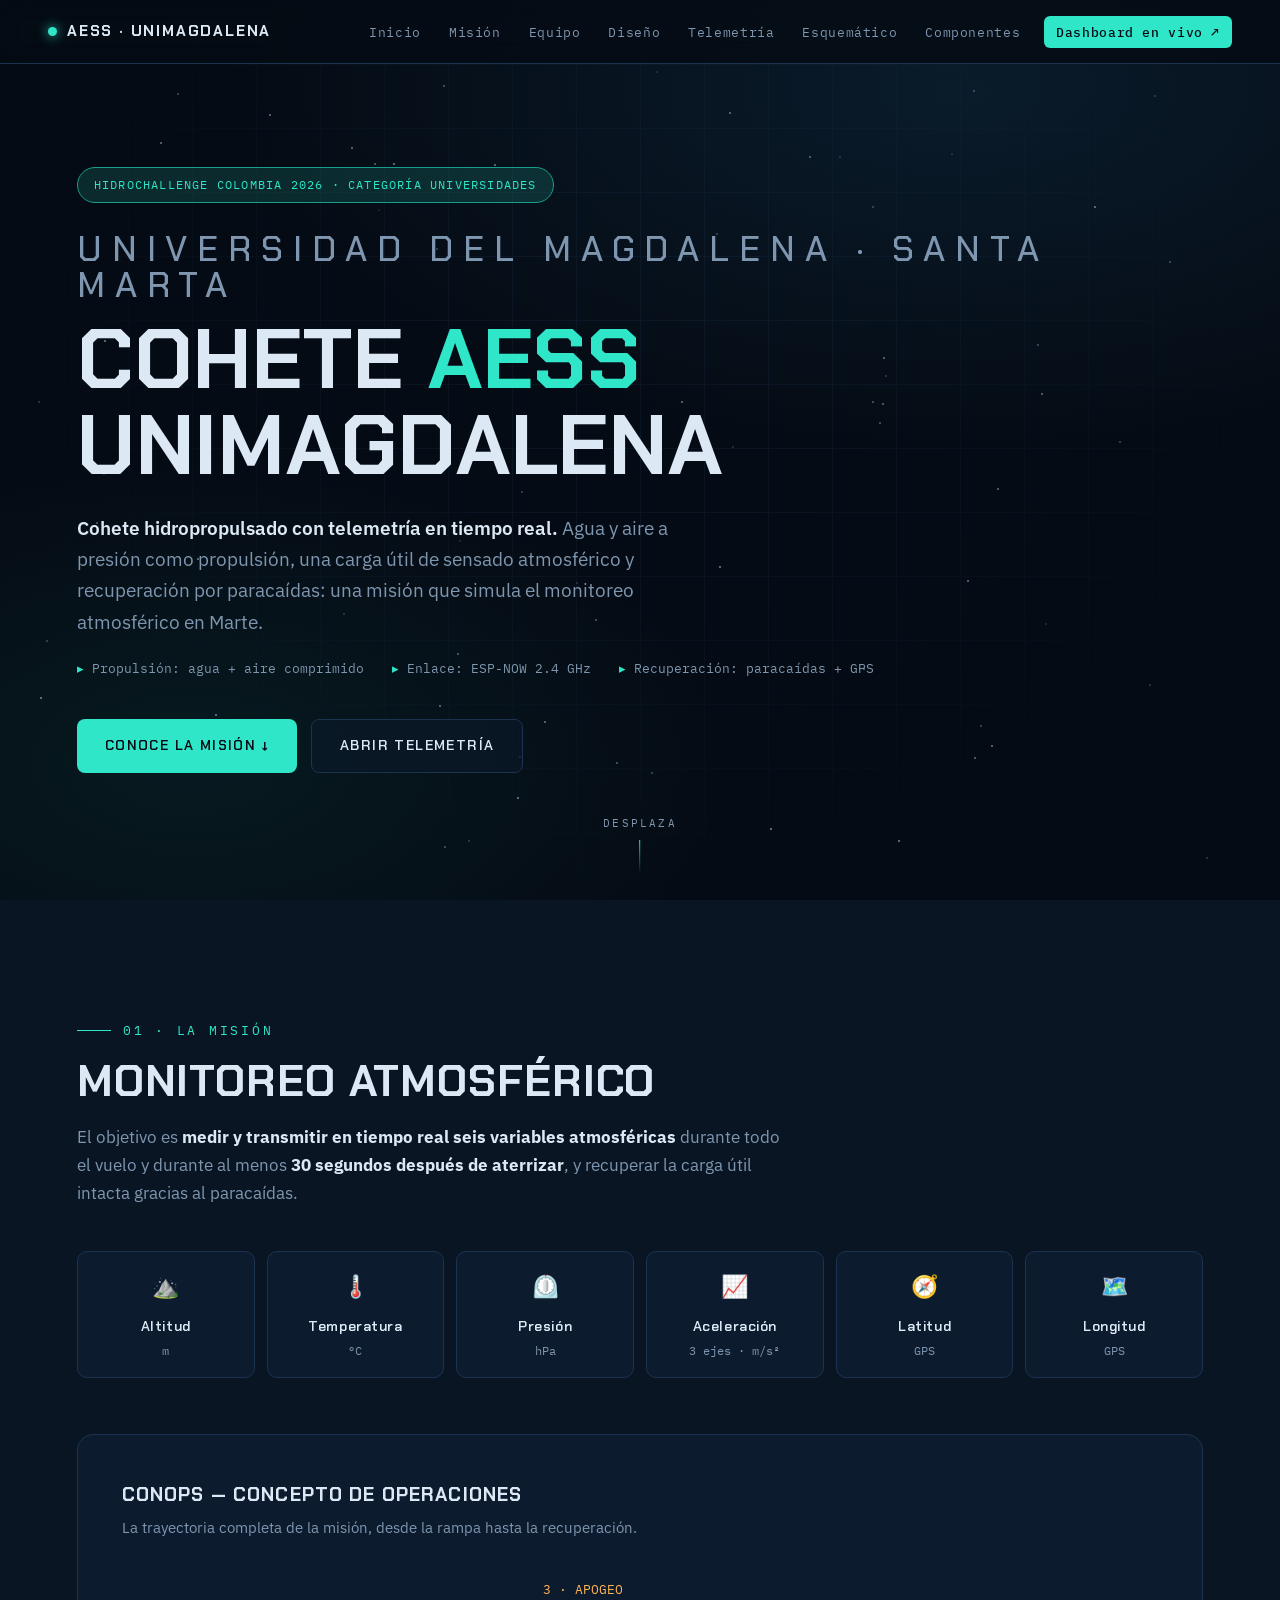
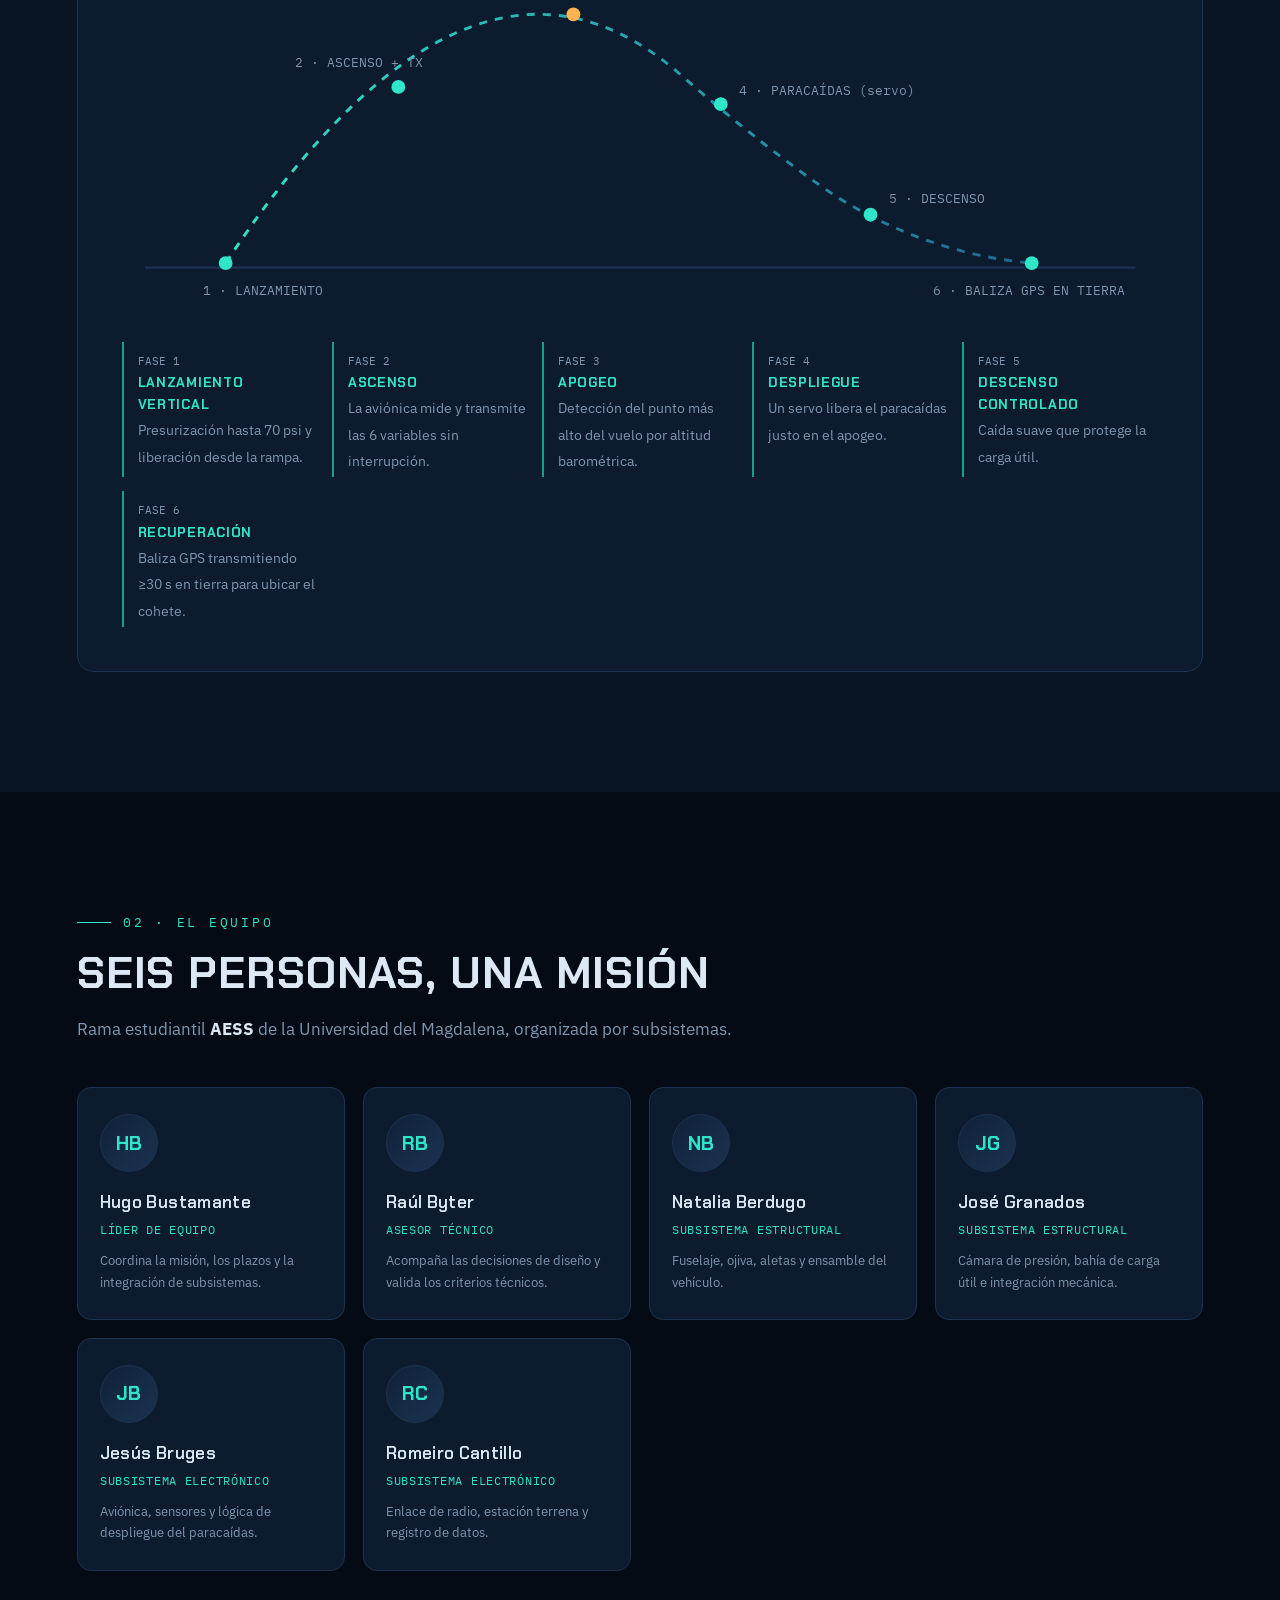
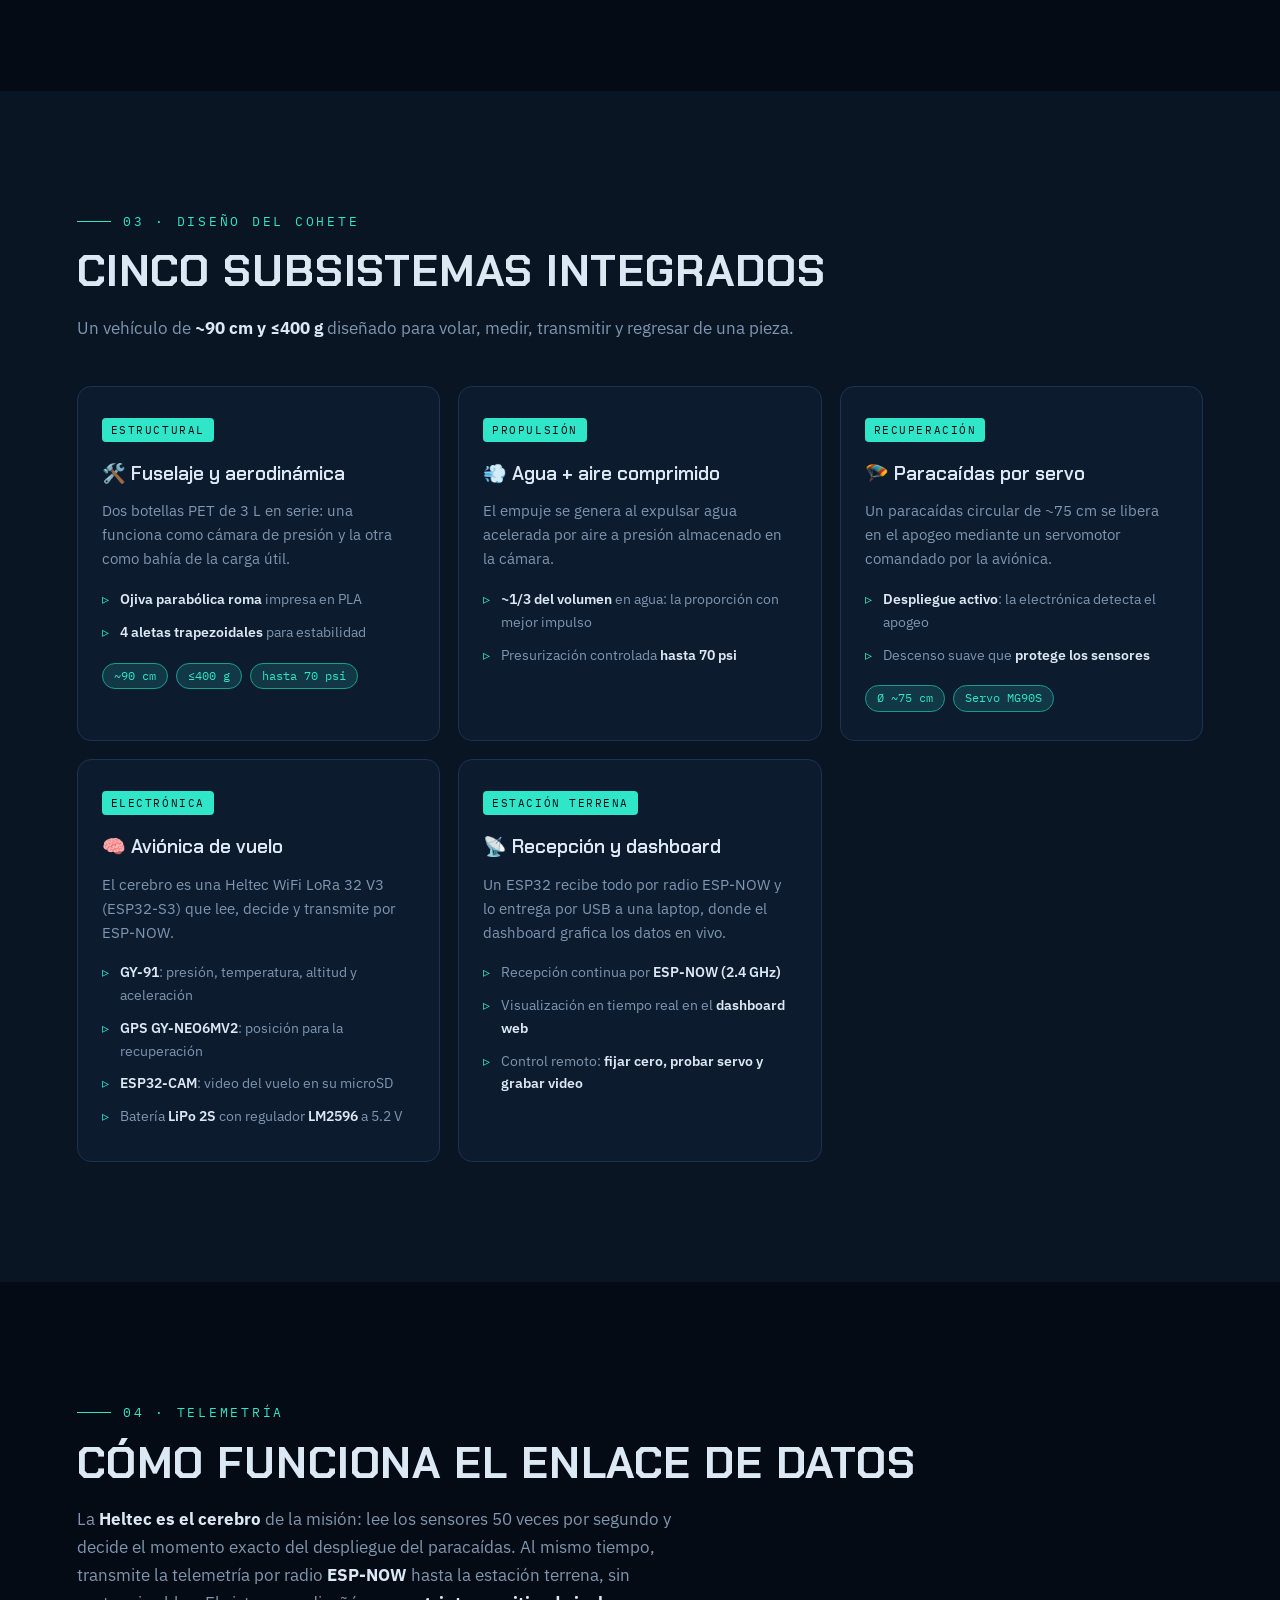
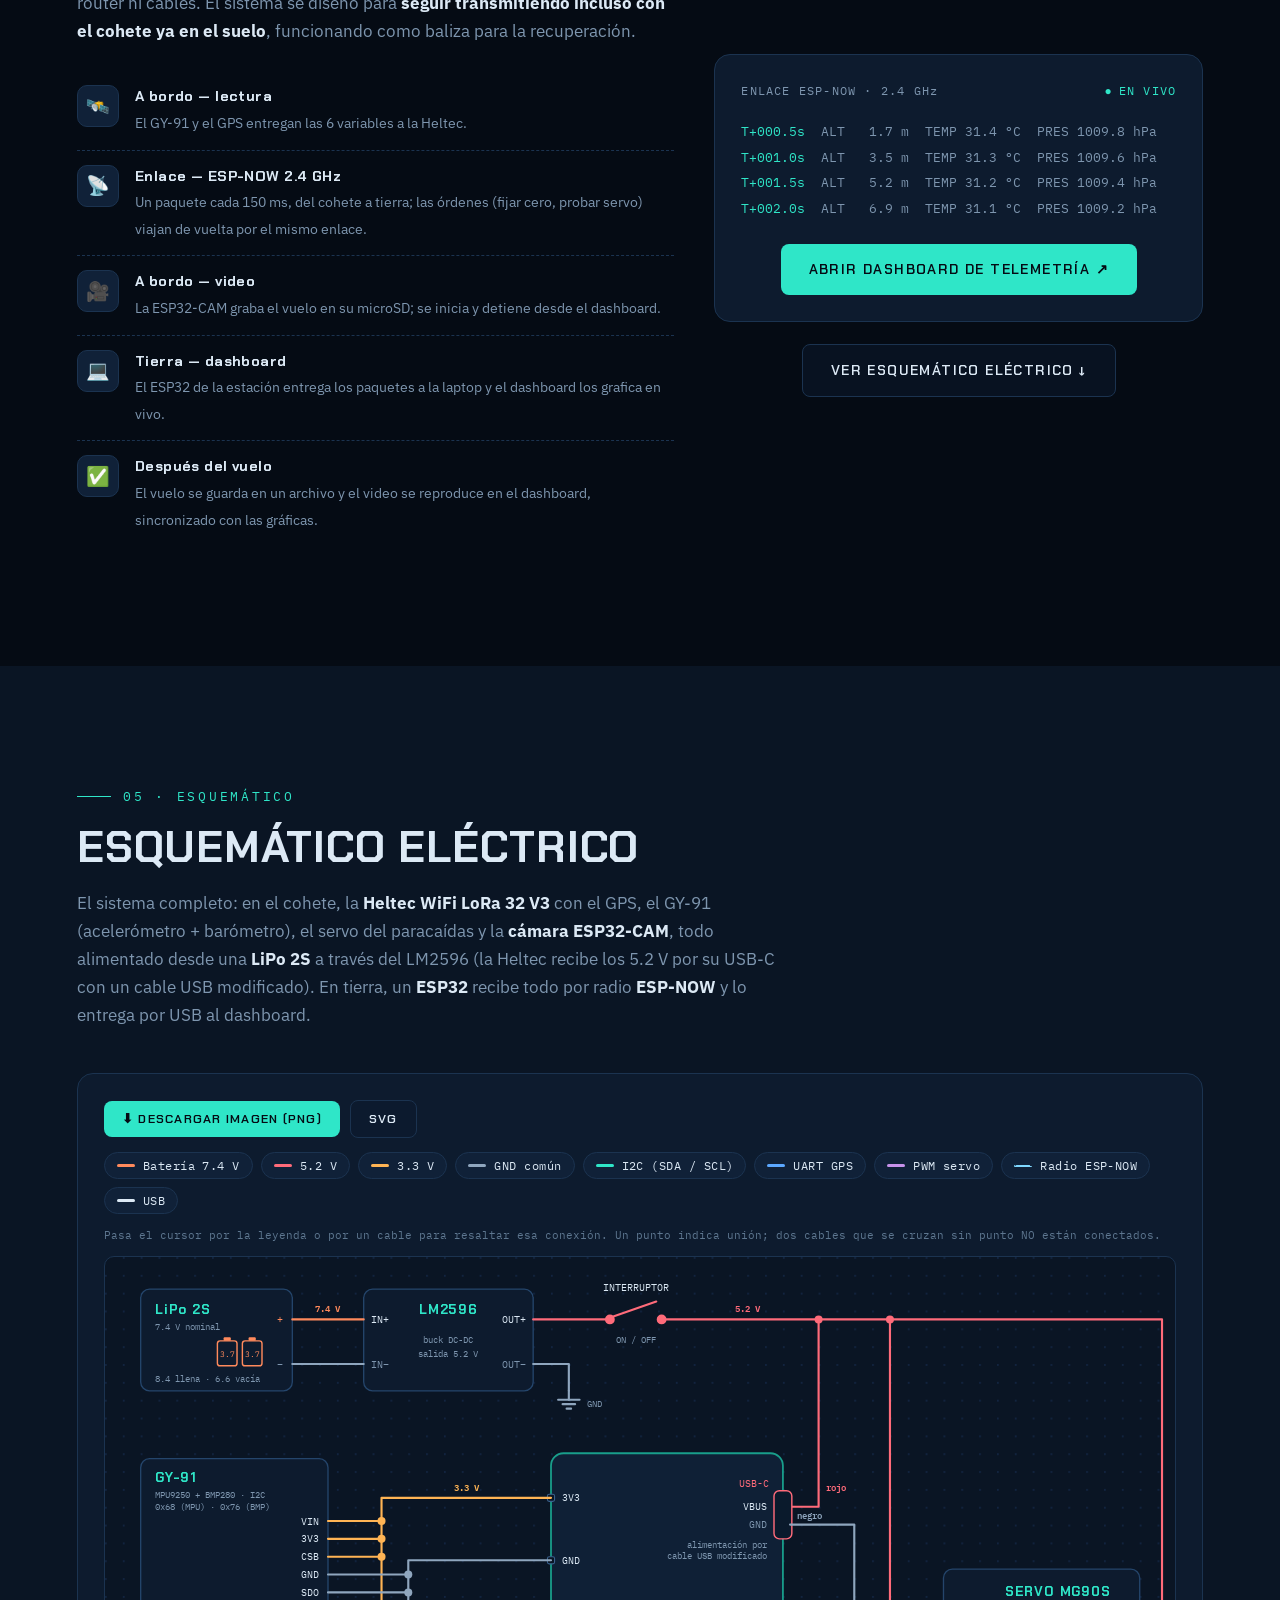
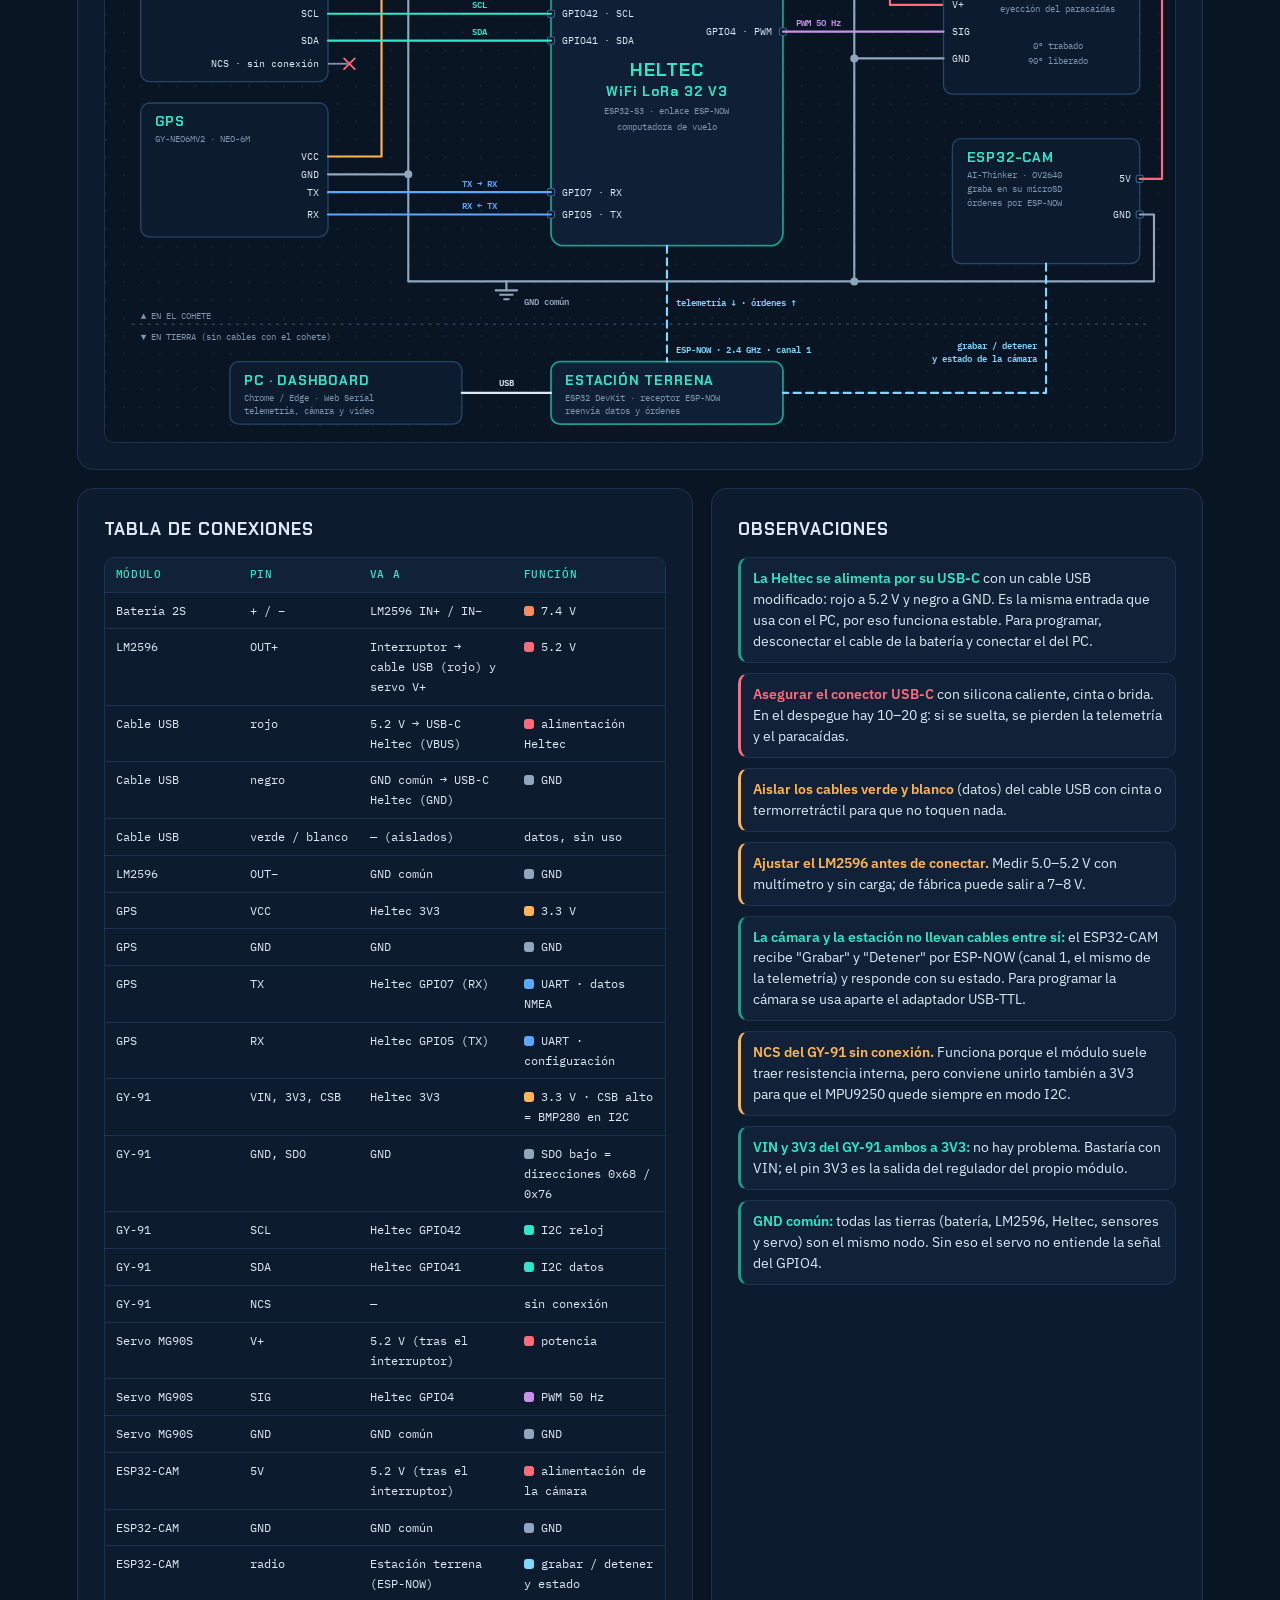
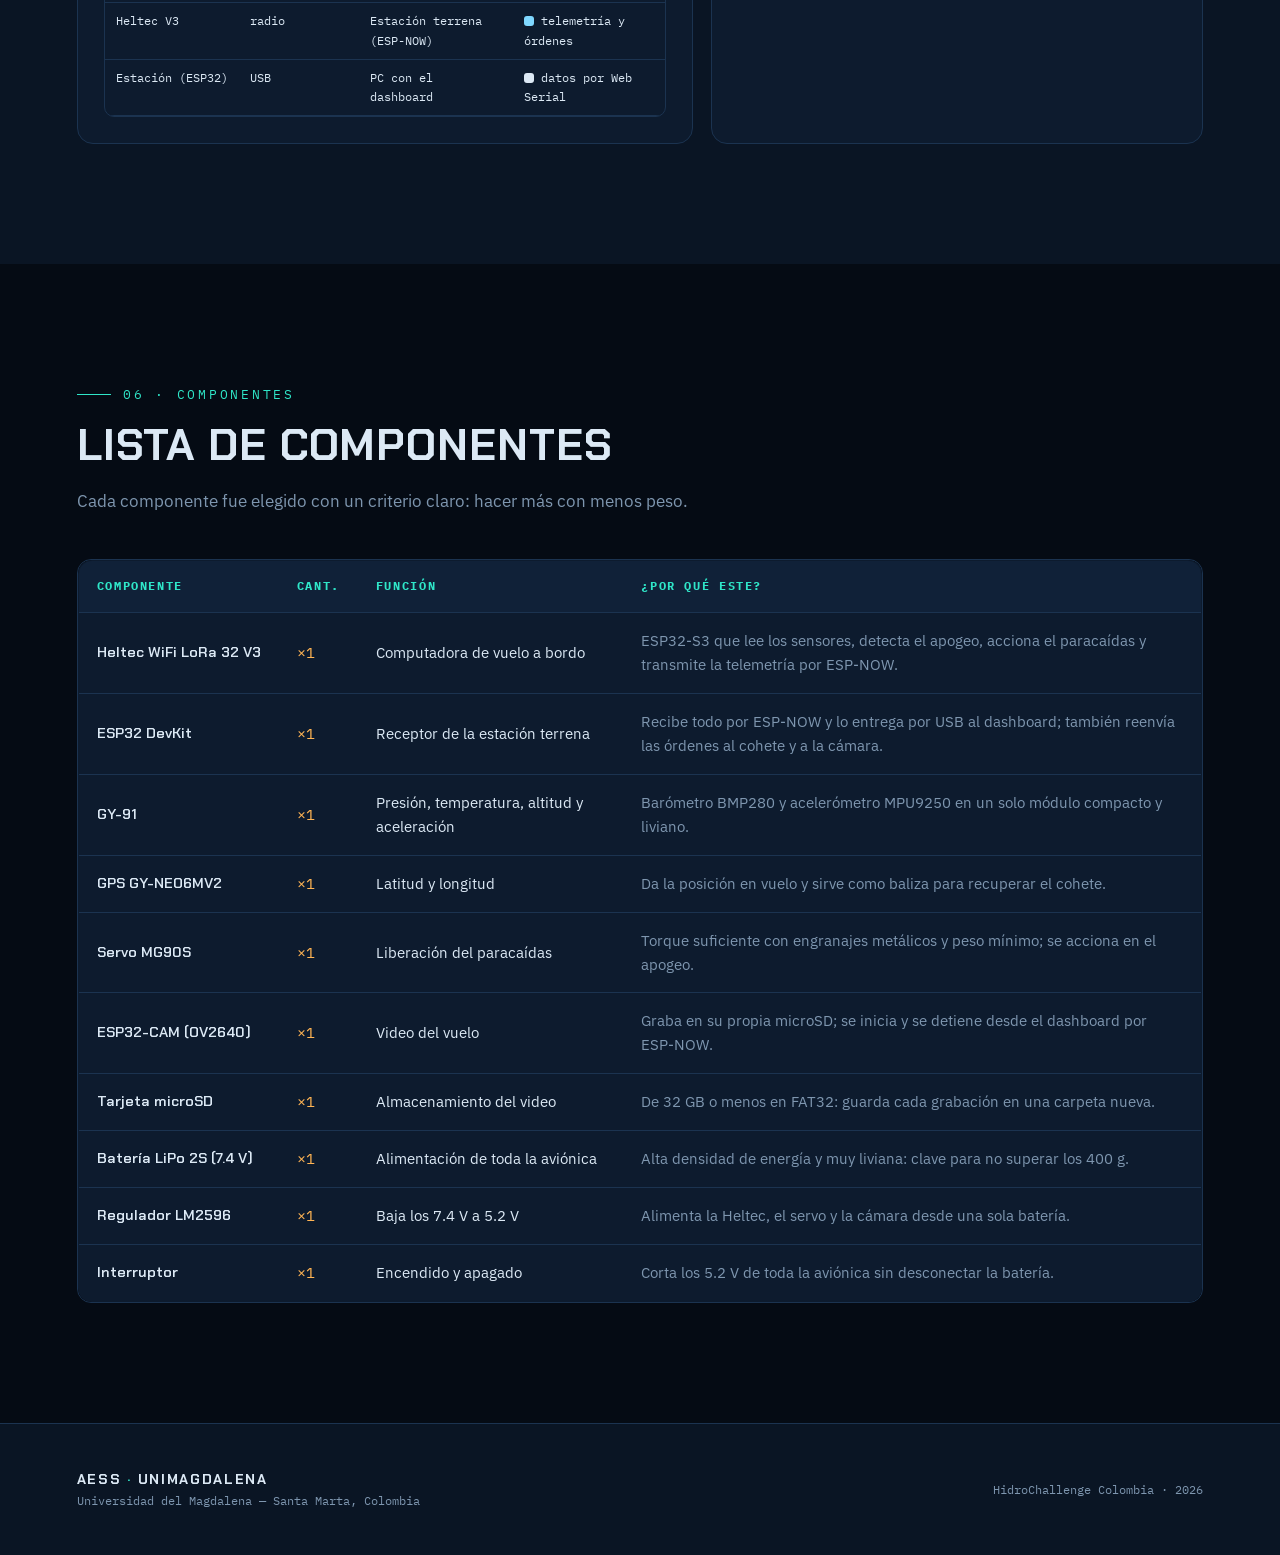
<file: index.html>
<!DOCTYPE html>
<html lang="es">
<head>
<meta charset="UTF-8">
<meta name="viewport" content="width=device-width, initial-scale=1.0">
<title>Cohete AESS Unimagdalena — HidroChallenge Colombia 2026</title>
<meta name="description" content="Equipo AESS UNIMAGDALENA · Cohete hidropropulsado con telemetría en tiempo real · Universidad del Magdalena, Santa Marta.">
<link rel="preconnect" href="https://fonts.googleapis.com">
<link rel="preconnect" href="https://fonts.gstatic.com" crossorigin>
<link href="https://fonts.googleapis.com/css2?family=Chakra+Petch:wght@400;500;600;700&family=IBM+Plex+Sans:wght@400;500;600&family=IBM+Plex+Mono:wght@400;500&display=swap" rel="stylesheet">
<link rel="icon" href="img/logo.jpeg">


<link rel="stylesheet" href="styles/root.css">

<style>
:root{
  --bg0:#050B14;
  --bg1:#0A1524;
  --panel:#0D1B2E;
  --panel-2:#102138;
  --line:#1B3350;
  --teal:#2FE6C8;
  --teal-dim:#199E8B;
  --teal-glow:rgba(47,230,200,.14);
  --amber:#FFB454;
  --text:#DCE9F5;
  --muted:#7E96AF;
  --display:'Chakra Petch',sans-serif;
  --body:'IBM Plex Sans',sans-serif;
  --mono:'IBM Plex Mono',monospace;
}
*{margin:0;padding:0;box-sizing:border-box}
html{scroll-behavior:smooth}
body{
  background:var(--bg0);
  color:var(--text);
  font-family:var(--body);
  font-size:16px;
  line-height:1.65;
  overflow-x:hidden;
}
::selection{background:var(--teal);color:var(--bg0)}

/* ---------- NAV ---------- */
.nav{
  position:fixed;top:0;left:0;right:0;z-index:100;
  display:flex;align-items:center;justify-content:space-between;
  padding:0 clamp(16px,4vw,48px);height:64px;
  background:rgba(5,11,20,.82);
  backdrop-filter:blur(12px);
  border-bottom:1px solid var(--line);
}
.nav-brand{
  font-family:var(--display);font-weight:700;font-size:15px;
  letter-spacing:.12em;text-transform:uppercase;color:var(--text);
  text-decoration:none;display:flex;align-items:center;gap:10px;white-space:nowrap;
}
.nav-brand .dot{width:9px;height:9px;border-radius:50%;background:var(--teal);box-shadow:0 0 12px var(--teal)}
.nav-links{display:flex;gap:4px;list-style:none;align-items:center}
.nav-links a{
  font-family:var(--mono);font-size:12.5px;letter-spacing:.05em;
  color:var(--muted);text-decoration:none;padding:8px 12px;border-radius:6px;
  transition:color .2s,background .2s;
}
.nav-links a:hover{color:var(--teal);background:var(--teal-glow)}
.nav-links a.cta{
  color:var(--bg0);background:var(--teal);font-weight:500;margin-left:8px;
}
.nav-links a.cta:hover{background:#5cf0d8}
.nav-toggle{display:none;background:none;border:1px solid var(--line);border-radius:6px;color:var(--text);font-size:20px;width:40px;height:40px;cursor:pointer}
@media(max-width:900px){
  .nav-toggle{display:block}
  .nav-links{
    position:fixed;top:64px;right:0;left:0;flex-direction:column;align-items:stretch;
    background:rgba(5,11,20,.97);border-bottom:1px solid var(--line);
    padding:12px 16px;gap:2px;display:none;
  }
  .nav-links.open{display:flex}
  .nav-links a{padding:12px}
  .nav-links a.cta{margin-left:0;text-align:center;margin-top:6px}
}

/* ---------- HERO ---------- */
.hero{
  position:relative;min-height:100svh;
  display:flex;flex-direction:column;justify-content:center;
  padding:120px clamp(16px,6vw,80px) 80px;
  background:
    radial-gradient(1200px 600px at 75% 10%,rgba(31,102,145,.18),transparent 60%),
    radial-gradient(900px 500px at 15% 85%,rgba(25,158,139,.10),transparent 60%),
    var(--bg0);
  overflow:hidden;
}
.stars{position:absolute;inset:0;pointer-events:none}
.stars span{position:absolute;width:2px;height:2px;border-radius:50%;background:#B9D4E8;opacity:.5;animation:twinkle 4s ease-in-out infinite}
@keyframes twinkle{50%{opacity:.12}}
.hero-grid{
  position:absolute;inset:0;pointer-events:none;opacity:.25;
  background-image:linear-gradient(var(--line) 1px,transparent 1px),linear-gradient(90deg,var(--line) 1px,transparent 1px);
  background-size:64px 64px;
  mask-image:radial-gradient(ellipse at 50% 40%,black 20%,transparent 75%);
  -webkit-mask-image:radial-gradient(ellipse at 50% 40%,black 20%,transparent 75%);
}
.hero-inner{position:relative;max-width:1100px}
.hero-badge{
  display:inline-flex;align-items:center;gap:10px;
  font-family:var(--mono);font-size:12px;letter-spacing:.1em;color:var(--teal);
  border:1px solid var(--teal-dim);border-radius:999px;padding:7px 16px;
  background:var(--teal-glow);margin-bottom:28px;
}
.hero h1{
  font-family:var(--display);font-weight:700;
  font-size:clamp(38px,7vw,84px);line-height:1.02;
  letter-spacing:.01em;text-transform:uppercase;
}
.hero h1 .thin{display:block;font-weight:500;font-size:.42em;letter-spacing:.28em;color:var(--muted);margin-bottom:14px}
.hero h1 .accent{color:var(--teal)}
.hero-sub{
  margin-top:24px;max-width:620px;font-size:clamp(16px,2vw,19px);color:var(--muted);
}
.hero-sub strong{color:var(--text);font-weight:600}
.hero-meta{
  margin-top:20px;display:flex;flex-wrap:wrap;gap:10px 28px;
  font-family:var(--mono);font-size:13px;color:var(--muted);
}
.hero-meta span::before{content:"▸ ";color:var(--teal)}
.hero-actions{margin-top:40px;display:flex;flex-wrap:wrap;gap:14px}
.btn{
  font-family:var(--display);font-weight:600;font-size:14px;letter-spacing:.1em;text-transform:uppercase;
  padding:14px 28px;border-radius:8px;text-decoration:none;transition:transform .15s,box-shadow .2s,background .2s;
  display:inline-flex;align-items:center;gap:10px;
}
.btn-primary{background:var(--teal);color:var(--bg0)}
.btn-primary:hover{background:#5cf0d8;transform:translateY(-2px);box-shadow:0 8px 28px rgba(47,230,200,.28)}
.btn-ghost{border:1px solid var(--line);color:var(--text);background:rgba(13,27,46,.5)}
.btn-ghost:hover{border-color:var(--teal-dim);color:var(--teal);transform:translateY(-2px)}
.hero-scroll{
  position:absolute;bottom:26px;left:50%;transform:translateX(-50%);
  font-family:var(--mono);font-size:11px;letter-spacing:.2em;color:var(--muted);
  display:flex;flex-direction:column;align-items:center;gap:8px;text-decoration:none;
}
.hero-scroll::after{content:"";width:1px;height:34px;background:linear-gradient(var(--teal),transparent);animation:drop 1.8s ease-in-out infinite}
@keyframes drop{0%{transform:scaleY(0);transform-origin:top}60%{transform:scaleY(1)}100%{opacity:0}}

/* ---------- SECTIONS ---------- */
section{padding:clamp(72px,10vw,120px) clamp(16px,6vw,80px);position:relative}
.section-alt{background:var(--bg1)}
.wrap{max-width:1160px;margin:0 auto}
.eyebrow{
  font-family:var(--mono);font-size:12.5px;letter-spacing:.22em;text-transform:uppercase;
  color:var(--teal);display:flex;align-items:center;gap:12px;margin-bottom:16px;
}
.eyebrow::before{content:"";width:34px;height:1px;background:var(--teal)}
h2{
  font-family:var(--display);font-weight:700;font-size:clamp(28px,4vw,44px);
  text-transform:uppercase;letter-spacing:.02em;line-height:1.1;margin-bottom:18px;
}
.lead{color:var(--muted);max-width:720px;font-size:17px;margin-bottom:44px}
.lead strong{color:var(--text)}

/* reveal on scroll */
.reveal{opacity:0;transform:translateY(26px);transition:opacity .7s ease,transform .7s ease}
.reveal.in{opacity:1;transform:none}
@media(prefers-reduced-motion:reduce){
  html{scroll-behavior:auto}
  .reveal{opacity:1;transform:none;transition:none}
  .stars span,.hero-scroll::after{animation:none}
}

/* ---------- MISIÓN ---------- */
.vars-grid{display:grid;grid-template-columns:repeat(auto-fit,minmax(160px,1fr));gap:12px;margin-bottom:56px}
.var-chip{
  background:var(--panel);border:1px solid var(--line);border-radius:10px;
  padding:16px 14px;text-align:center;transition:border-color .2s,transform .2s;
}
.var-chip:hover{border-color:var(--teal-dim);transform:translateY(-3px)}
.var-chip .ico{font-size:22px;display:block;margin-bottom:8px}
.var-chip .name{font-family:var(--display);font-weight:600;font-size:14px;letter-spacing:.04em}
.var-chip .unit{font-family:var(--mono);font-size:11.5px;color:var(--muted);display:block;margin-top:3px}

.conops{
  background:var(--panel);border:1px solid var(--line);border-radius:16px;
  padding:clamp(20px,4vw,44px);overflow:hidden;
}
.conops h3{font-family:var(--display);font-size:19px;letter-spacing:.06em;text-transform:uppercase;margin-bottom:6px}
.conops p.small{color:var(--muted);font-size:14.5px;margin-bottom:26px}
.conops-svg{width:100%;height:auto;display:block}
.conops-steps{display:grid;grid-template-columns:repeat(auto-fit,minmax(180px,1fr));gap:14px;margin-top:30px}
.step{border-left:2px solid var(--teal-dim);padding:4px 0 4px 14px}
.step b{font-family:var(--display);font-size:13.5px;letter-spacing:.05em;text-transform:uppercase;color:var(--teal);display:block}
.step span{font-size:13.5px;color:var(--muted)}
.step .n{font-family:var(--mono);font-size:11px;color:var(--muted)}

/* ---------- EQUIPO ---------- */
.team-grid{display:grid;grid-template-columns:repeat(auto-fill,minmax(240px,1fr));gap:18px}
.member{
  background:var(--panel);border:1px solid var(--line);border-radius:14px;padding:26px 22px;
  transition:transform .2s,border-color .2s,box-shadow .2s;position:relative;overflow:hidden;
}
.member::before{
  content:"";position:absolute;top:0;left:0;right:0;height:2px;
  background:linear-gradient(90deg,var(--teal),transparent);opacity:0;transition:opacity .2s;
}
.member:hover{transform:translateY(-4px);border-color:var(--teal-dim);box-shadow:0 14px 34px rgba(0,0,0,.4)}
.member:hover::before{opacity:1}
.avatar{
  width:58px;height:58px;border-radius:50%;margin-bottom:16px;
  background:linear-gradient(135deg,var(--panel-2),var(--line));
  border:1px solid var(--line);
  display:flex;align-items:center;justify-content:center;
  font-family:var(--display);font-weight:700;font-size:19px;color:var(--teal);
}
.member h3{font-family:var(--display);font-size:17px;font-weight:600;letter-spacing:.02em}
.member .role{font-family:var(--mono);font-size:12px;color:var(--teal);letter-spacing:.06em;margin-top:4px}
.member .sub{font-size:13px;color:var(--muted);margin-top:10px}


/* ---------- SUBSISTEMAS ---------- */
.sys-grid{display:grid;grid-template-columns:repeat(auto-fit,minmax(300px,1fr));gap:18px}
.sys{
  background:var(--panel);border:1px solid var(--line);border-radius:14px;padding:28px 24px;
  transition:transform .2s,border-color .2s;
}
.sys:hover{transform:translateY(-4px);border-color:var(--teal-dim)}
.sys .tag{
  font-family:var(--mono);font-size:11px;letter-spacing:.14em;color:var(--bg0);
  background:var(--teal);border-radius:4px;padding:3px 9px;display:inline-block;margin-bottom:16px;
}
.sys h3{font-family:var(--display);font-size:19px;font-weight:600;margin-bottom:10px;display:flex;align-items:center;gap:10px}
.sys p{font-size:14.5px;color:var(--muted)}
.sys ul{margin-top:12px;list-style:none}
.sys li{font-size:13.8px;color:var(--muted);padding:5px 0 5px 18px;position:relative}
.sys li::before{content:"▹";color:var(--teal);position:absolute;left:0}
.sys li b{color:var(--text);font-weight:600}
.specs{display:flex;flex-wrap:wrap;gap:8px;margin-top:14px}
.spec{
  font-family:var(--mono);font-size:11.5px;color:var(--teal);
  border:1px solid var(--teal-dim);border-radius:999px;padding:3px 11px;background:var(--teal-glow);
}
.diagrams{display:grid;grid-template-columns:repeat(auto-fit,minmax(260px,1fr));gap:18px;margin-top:44px}

/* ---------- TELEMETRÍA ---------- */
.tele-grid{display:grid;grid-template-columns:1.1fr .9fr;gap:40px;align-items:center}
@media(max-width:920px){.tele-grid{grid-template-columns:minmax(0,1fr)}}
.tele-grid>*{min-width:0}  /* Que el panel de datos animado no ensanche la columna */
.flow{list-style:none;margin-top:26px}
.flow li{
  display:flex;gap:16px;padding:14px 0;border-bottom:1px dashed var(--line);
}
.flow li:last-child{border-bottom:none}
.flow .ic{
  flex:0 0 42px;height:42px;border-radius:10px;background:var(--panel-2);border:1px solid var(--line);
  display:flex;align-items:center;justify-content:center;font-size:19px;
}
.flow b{font-family:var(--display);font-size:14.5px;letter-spacing:.03em;display:block}
.flow span{font-size:13.8px;color:var(--muted)}
.tele-panel{
  background:var(--panel);border:1px solid var(--line);border-radius:16px;padding:26px;
}
.tele-panel .head{font-family:var(--mono);font-size:12px;color:var(--muted);letter-spacing:.1em;display:flex;justify-content:space-between;margin-bottom:18px}
.tele-panel .live{color:var(--teal)}
.tele-panel .live::before{content:"●";animation:blink 1.4s infinite;margin-right:6px}
@keyframes blink{50%{opacity:.2}}
.fake-rows{font-family:var(--mono);font-size:12.5px;line-height:2.05;color:var(--muted);white-space:pre;overflow:hidden}
.fake-rows .t{color:var(--teal)}
.tele-cta{margin-top:22px;text-align:center}

/* ---------- COMPONENTES ---------- */
.comp-table{width:100%;border-collapse:collapse;background:var(--panel);border:1px solid var(--line);border-radius:14px;overflow:hidden}
.comp-wrap{border:1px solid var(--line);border-radius:14px;overflow:auto}
.comp-table th,.comp-table td{padding:16px 18px;text-align:left;border-bottom:1px solid var(--line);font-size:14.5px}
.comp-table th{
  font-family:var(--mono);font-size:11.5px;letter-spacing:.14em;text-transform:uppercase;
  color:var(--teal);background:var(--panel-2);
}
.comp-table tr:last-child td{border-bottom:none}
.comp-table td:first-child{font-family:var(--display);font-weight:600;white-space:nowrap}
.comp-table .qty{font-family:var(--mono);color:var(--amber)}
.comp-table td:last-child{color:var(--muted)}
.comp-table tbody tr{transition:background .15s}
.comp-table tbody tr:hover{background:rgba(47,230,200,.04)}

/* ---------- CELULAR ---------- */
@media(max-width:600px){
  /* Botones con textos largos: que puedan partirse en dos líneas */
  .btn{white-space:normal;text-align:center;justify-content:center;max-width:100%;padding:13px 20px}
  .hero-actions .btn{flex:1 1 100%}
  .hero-scroll{display:none}   /* En pantallas bajas se montaba sobre los botones */
  .fake-rows{font-size:10.5px;overflow-x:auto}
  .tele-panel{padding:18px 14px}
  .hero-badge{font-size:10.5px;letter-spacing:.06em}
  .lead{font-size:15.5px;margin-bottom:32px}
  /* El esquemático mantiene su tamaño legible y se desplaza de lado */
  .esq-hint::after{content:" En el celular, desliza el esquema hacia los lados para verlo completo.";color:var(--teal)}
  .esq-dl{flex:1 1 auto}
  /* Tabla de conexiones: en el celular, cada fila es una tarjeta apilada */
  .esq-table thead{display:none}
  .esq-table tr{display:grid;grid-template-columns:auto 1fr;gap:3px 10px;padding:10px 12px;border-bottom:1px solid var(--line)}
  .esq-table tr td{border:0;padding:0;white-space:normal}
  .esq-table td:nth-child(1){font-weight:600}
  .esq-table td:nth-child(2){color:var(--teal)}
  .esq-table td:nth-child(3){grid-column:1/-1;color:var(--muted)}
  .esq-table td:nth-child(3)::before{content:"→ "}
  .esq-table td:nth-child(4){grid-column:1/-1}
}

/* ---------- FOOTER ---------- */
footer{
  border-top:1px solid var(--line);padding:44px clamp(16px,6vw,80px);
  display:flex;flex-wrap:wrap;gap:18px;align-items:center;justify-content:space-between;
  background:var(--bg1);
}
footer .brand{font-family:var(--display);font-weight:700;letter-spacing:.12em;text-transform:uppercase;font-size:14px}
footer .brand .dot{color:var(--teal)}
footer p{font-family:var(--mono);font-size:12px;color:var(--muted)}

/* ---------- ESQUEMÁTICO ---------- */
#esquematico{
  --red:#FF6B7A; --blue:#5CA8FF; --violet:#C792EA; --orange:#FF8A5C;
  /* Colores de cada red eléctrica */
  --c-vbat:var(--orange); --c-v5:var(--red); --c-v33:var(--amber); --c-gnd:#8FA6BE;
  --c-i2c:var(--teal); --c-uart:var(--blue); --c-pwm:var(--violet);
  --c-radio:#7FD8FF; --c-usb:#DCE9F5;
}
.esq-card{background:var(--panel);border:1px solid var(--line);border-radius:16px;padding:clamp(16px,3vw,26px)}
.esq-card h3{font-family:var(--display);font-size:17px;letter-spacing:.06em;text-transform:uppercase;margin-bottom:14px}
.esq-top{display:flex;flex-direction:column;gap:14px;margin-bottom:12px}
.esq-tools{display:flex;flex-wrap:wrap;align-items:center;gap:10px}
.esq-dl{border:none;cursor:pointer;font-size:12.5px;padding:10px 18px}
.esq-dl.btn-ghost{border:1px solid var(--line)}
.esq-dl:disabled{opacity:.5;cursor:wait;transform:none}
.esq-dl-msg{font-family:var(--mono);font-size:11.5px;color:var(--muted)}
.esq-legend{display:flex;flex-wrap:wrap;gap:8px}
.esq-legend button{
  display:inline-flex;align-items:center;gap:8px;cursor:pointer;
  font-family:var(--mono);font-size:11.5px;letter-spacing:.04em;color:var(--text);
  background:var(--panel-2);border:1px solid var(--line);border-radius:999px;padding:5px 12px;transition:.15s;
}
.esq-legend button:hover,.esq-legend button.on{border-color:var(--teal-dim);background:var(--teal-glow)}
.esq-legend i{display:inline-block;width:18px;height:3px;border-radius:2px}
.esq-hint{font-family:var(--mono);font-size:11px;color:#5d768f;margin-bottom:12px}
.esq-wrap{overflow-x:auto;border-radius:10px;border:1px solid var(--line);background:var(--bg1)}

#sch{display:block;width:100%;min-width:960px;height:auto}
#sch text{font-family:var(--mono)}
#sch .box{fill:var(--panel);stroke:#24456b;stroke-width:1.5}
#sch .box.main{fill:#0f2036;stroke:var(--teal-dim);stroke-width:2}
#sch .ttl{font-family:var(--display);font-weight:700;font-size:15px;fill:var(--teal);letter-spacing:.06em}
#sch .ttl.big{font-size:21px}
#sch .st{font-size:10.5px;fill:var(--muted)}
#sch .pin{font-size:11px;fill:var(--text)}
#sch .pin.mute{fill:var(--muted)}
#sch .lbl{font-size:10.5px;font-weight:600;paint-order:stroke;stroke:var(--bg1);stroke-width:4px;stroke-linejoin:round}
#sch .w{fill:none;stroke-width:2.4;stroke-linecap:round;stroke-linejoin:round;transition:opacity .15s}
#sch .dot{transition:opacity .15s}
#sch [data-net="vbat"].w{stroke:var(--c-vbat)} #sch [data-net="vbat"].dot{fill:var(--c-vbat)}
#sch [data-net="v5"].w{stroke:var(--c-v5)}     #sch [data-net="v5"].dot{fill:var(--c-v5)}
#sch [data-net="v33"].w{stroke:var(--c-v33)}   #sch [data-net="v33"].dot{fill:var(--c-v33)}
#sch [data-net="gnd"].w{stroke:var(--c-gnd)}   #sch [data-net="gnd"].dot{fill:var(--c-gnd)}
#sch [data-net="i2c"].w{stroke:var(--c-i2c)}   #sch [data-net="i2c"].dot{fill:var(--c-i2c)}
#sch [data-net="uart"].w{stroke:var(--c-uart)} #sch [data-net="uart"].dot{fill:var(--c-uart)}
#sch [data-net="pwm"].w{stroke:var(--c-pwm)}   #sch [data-net="pwm"].dot{fill:var(--c-pwm)}
#sch [data-net="radio"].w{stroke:var(--c-radio);stroke-dasharray:8 6}
#sch [data-net="usb"].w{stroke:var(--c-usb)}
#sch .pinmark{fill:var(--bg1);stroke:#3b6390;stroke-width:1.2}
/* Resaltado de una red: atenúa todo lo demás */
#sch[data-focus] [data-net]{opacity:.13}
#sch[data-focus="vbat"] [data-net="vbat"],#sch[data-focus="v5"] [data-net="v5"],
#sch[data-focus="v33"] [data-net="v33"],#sch[data-focus="gnd"] [data-net="gnd"],
#sch[data-focus="i2c"] [data-net="i2c"],#sch[data-focus="uart"] [data-net="uart"],
#sch[data-focus="pwm"] [data-net="pwm"],#sch[data-focus="radio"] [data-net="radio"],
#sch[data-focus="usb"] [data-net="usb"]{opacity:1}
#sch[data-focus] .w{stroke-width:3.2}

.esq-grid{display:grid;grid-template-columns:minmax(0,1.25fr) minmax(0,1fr);gap:18px;margin-top:18px}
@media(max-width:920px){.esq-grid{grid-template-columns:minmax(0,1fr)}}
.esq-tbl-wrap{overflow:auto;border:1px solid var(--line);border-radius:10px}
.esq-table{width:100%;border-collapse:collapse;font-family:var(--mono);font-size:12px}
.esq-table th,.esq-table td{padding:8px 11px;text-align:left;border-bottom:1px solid var(--line);white-space:nowrap;vertical-align:top}
.esq-table td:nth-child(n+3){white-space:normal}  /* "Va a" y "Función" pueden partirse en varias líneas */
.esq-table th{background:var(--panel-2);color:var(--teal);font-weight:500;letter-spacing:.06em;font-size:10.5px;text-transform:uppercase}
.esq-table tbody tr:hover{background:rgba(47,230,200,.05)}
.esq-table .sw{display:inline-block;width:10px;height:10px;border-radius:3px;margin-right:7px;vertical-align:-1px}
.esq-notes{list-style:none;display:flex;flex-direction:column;gap:10px}
.esq-notes li{font-size:13.5px;line-height:1.55;padding:10px 12px;border-radius:10px;background:var(--panel-2);border:1px solid var(--line);border-left:3px solid var(--teal-dim)}
.esq-notes li.warn{border-left-color:var(--amber)}
.esq-notes li.bad{border-left-color:var(--red)}
.esq-notes b{color:var(--teal);font-weight:600}
.esq-notes li.warn b{color:var(--amber)}
.esq-notes li.bad b{color:var(--red)}
</style>
</head>
<body>

<!-- NAV -->
<nav class="nav">
  <a class="nav-brand" href="#inicio"><span class="dot"></span>AESS · Unimagdalena</a>
  <button class="nav-toggle" id="navToggle" aria-label="Abrir menú">☰</button>
  <ul class="nav-links" id="navLinks">
    <li><a href="#inicio">Inicio</a></li>
    <li><a href="#mision">Misión</a></li>
    <li><a href="#equipo">Equipo</a></li>
    <li><a href="#diseno">Diseño</a></li>
    <li><a href="#telemetria">Telemetría</a></li>
    <li><a href="#esquematico">Esquemático</a></li>
    <li><a href="#componentes">Componentes</a></li>
    <li><a class="cta" href="templates/telemetria.html">Dashboard en vivo ↗</a></li>
  </ul>
</nav>

<!-- HERO -->
<header class="hero" id="inicio">
  <div class="hero-grid"></div>
  <div class="stars" id="stars"></div>
  <div class="hero-inner">
    <span class="hero-badge">HIDROCHALLENGE COLOMBIA 2026 · CATEGORÍA UNIVERSIDADES</span>
    <h1>
      <span class="thin">Universidad del Magdalena · Santa Marta</span>
      Cohete <span class="accent">AESS</span><br>Unimagdalena
    </h1>
    <p class="hero-sub">
      <strong>Cohete hidropropulsado con telemetría en tiempo real.</strong>
      Agua y aire a presión como propulsión, una carga útil de sensado atmosférico
      y recuperación por paracaídas: una misión que simula el monitoreo atmosférico en Marte.
    </p>
    <div class="hero-meta">
      <span>Propulsión: agua + aire comprimido</span>
      <span>Enlace: ESP-NOW 2.4 GHz</span>
      <span>Recuperación: paracaídas + GPS</span>
    </div>
    <div class="hero-actions">
      <a class="btn btn-primary" href="#mision">Conoce la misión ↓</a>
      <a class="btn btn-ghost" href="templates/telemetria.html">Abrir telemetría</a>
    </div>
  </div>
  <a class="hero-scroll" href="#mision">DESPLAZA</a>
</header>

<!-- MISIÓN -->
<section id="mision" class="section-alt">
  <div class="wrap">
    <div class="reveal">
      <p class="eyebrow">01 · La Misión</p>
      <h2>Monitoreo atmosférico</h2>
      <p class="lead">
        El objetivo es <strong>medir y transmitir en tiempo real seis variables atmosféricas</strong>
        durante todo el vuelo y durante al menos <strong>30 segundos después de aterrizar</strong>,
        y recuperar la carga útil intacta gracias al paracaídas.
      </p>
    </div>

    <div class="vars-grid reveal">
      <div class="var-chip"><span class="ico">⛰️</span><span class="name">Altitud</span><span class="unit">m</span></div>
      <div class="var-chip"><span class="ico">🌡️</span><span class="name">Temperatura</span><span class="unit">°C</span></div>
      <div class="var-chip"><span class="ico">⏲️</span><span class="name">Presión</span><span class="unit">hPa</span></div>
      <div class="var-chip"><span class="ico">📈</span><span class="name">Aceleración</span><span class="unit">3 ejes · m/s²</span></div>
      <div class="var-chip"><span class="ico">🧭</span><span class="name">Latitud</span><span class="unit">GPS</span></div>
      <div class="var-chip"><span class="ico">🗺️</span><span class="name">Longitud</span><span class="unit">GPS</span></div>
    </div>

    <div class="conops reveal">
      <h3>CONOPS — Concepto de operaciones</h3>
      <p class="small">La trayectoria completa de la misión, desde la rampa hasta la recuperación.</p>

      <svg class="conops-svg" viewBox="0 0 900 300" xmlns="http://www.w3.org/2000/svg" role="img" aria-label="Diagrama de la trayectoria de vuelo">
        <defs>
          <linearGradient id="arc" x1="0" y1="0" x2="1" y2="0">
            <stop offset="0" stop-color="#2FE6C8"/><stop offset="1" stop-color="#1F6691"/>
          </linearGradient>
        </defs>
        <line x1="20" y1="262" x2="880" y2="262" stroke="#1B3350" stroke-width="2"/>
        <path d="M 90 258 Q 300 -60 480 90 Q 560 160 620 200 Q 700 250 790 258"
              fill="none" stroke="url(#arc)" stroke-width="2.5" stroke-dasharray="7 7"/>
        <!-- fases -->
        <g font-family="IBM Plex Mono, monospace" font-size="11.5" fill="#7E96AF">
          <circle cx="90" cy="258" r="6" fill="#2FE6C8"/>
          <text x="70" y="286">1 · LANZAMIENTO</text>
          <circle cx="240" cy="105" r="6" fill="#2FE6C8"/>
          <text x="150" y="88">2 · ASCENSO + TX</text>
          <circle cx="392" cy="42" r="6" fill="#FFB454"/>
          <text x="366" y="24" fill="#FFB454">3 · APOGEO</text>
          <circle cx="520" cy="120" r="6" fill="#2FE6C8"/>
          <text x="536" y="112">4 · PARACAÍDAS (servo)</text>
          <circle cx="650" cy="216" r="6" fill="#2FE6C8"/>
          <text x="666" y="206">5 · DESCENSO</text>
          <circle cx="790" cy="258" r="6" fill="#2FE6C8"/>
          <text x="704" y="286">6 · BALIZA GPS EN TIERRA</text>
        </g>
      </svg>

      <div class="conops-steps">
        <div class="step"><span class="n">FASE 1</span><b>Lanzamiento vertical</b><span>Presurización hasta 70 psi y liberación desde la rampa.</span></div>
        <div class="step"><span class="n">FASE 2</span><b>Ascenso</b><span>La aviónica mide y transmite las 6 variables sin interrupción.</span></div>
        <div class="step"><span class="n">FASE 3</span><b>Apogeo</b><span>Detección del punto más alto del vuelo por altitud barométrica.</span></div>
        <div class="step"><span class="n">FASE 4</span><b>Despliegue</b><span>Un servo libera el paracaídas justo en el apogeo.</span></div>
        <div class="step"><span class="n">FASE 5</span><b>Descenso controlado</b><span>Caída suave que protege la carga útil.</span></div>
        <div class="step"><span class="n">FASE 6</span><b>Recuperación</b><span>Baliza GPS transmitiendo ≥30 s en tierra para ubicar el cohete.</span></div>
      </div>
    </div>
  </div>
</section>

<!-- EQUIPO -->
<section id="equipo">
  <div class="wrap">
    <div class="reveal">
      <p class="eyebrow">02 · El Equipo</p>
      <h2>Seis personas, una misión</h2>
      <p class="lead">Rama estudiantil <strong>AESS</strong> de la Universidad del Magdalena, organizada por subsistemas.</p>
    </div>
    <div class="team-grid">
      <div class="member reveal"><div class="avatar">HB</div><h3>Hugo Bustamante</h3><p class="role">LÍDER DE EQUIPO</p><p class="sub">Coordina la misión, los plazos y la integración de subsistemas.</p></div>
      <div class="member reveal"><div class="avatar">RB</div><h3>Raúl Byter</h3><p class="role">ASESOR TÉCNICO</p><p class="sub">Acompaña las decisiones de diseño y valida los criterios técnicos.</p></div>
      <div class="member reveal"><div class="avatar">NB</div><h3>Natalia Berdugo</h3><p class="role">SUBSISTEMA ESTRUCTURAL</p><p class="sub">Fuselaje, ojiva, aletas y ensamble del vehículo.</p></div>
      <div class="member reveal"><div class="avatar">JG</div><h3>José Granados</h3><p class="role">SUBSISTEMA ESTRUCTURAL</p><p class="sub">Cámara de presión, bahía de carga útil e integración mecánica.</p></div>
      <div class="member reveal"><div class="avatar">JB</div><h3>Jesús Bruges</h3><p class="role">SUBSISTEMA ELECTRÓNICO</p><p class="sub">Aviónica, sensores y lógica de despliegue del paracaídas.</p></div>
      <div class="member reveal"><div class="avatar">RC</div><h3>Romeiro Cantillo</h3><p class="role">SUBSISTEMA ELECTRÓNICO</p><p class="sub">Enlace de radio, estación terrena y registro de datos.</p></div>
    </div>
  </div>
</section>

<!-- DISEÑO -->
<section id="diseno" class="section-alt">
  <div class="wrap">
    <div class="reveal">
      <p class="eyebrow">03 · Diseño del Cohete</p>
      <h2>Cinco subsistemas integrados</h2>
      <p class="lead">Un vehículo de <strong>~90 cm y ≤400 g</strong> diseñado para volar, medir, transmitir y regresar de una pieza.</p>
    </div>
    <div class="sys-grid">
      <div class="sys reveal">
        <span class="tag">ESTRUCTURAL</span>
        <h3>🛠️ Fuselaje y aerodinámica</h3>
        <p>Dos botellas PET de 3 L en serie: una funciona como cámara de presión y la otra como bahía de la carga útil.</p>
        <ul>
          <li><b>Ojiva parabólica roma</b> impresa en PLA</li>
          <li><b>4 aletas trapezoidales</b> para estabilidad</li>
        </ul>
        <div class="specs"><span class="spec">~90 cm</span><span class="spec">≤400 g</span><span class="spec">hasta 70 psi</span></div>
      </div>
      <div class="sys reveal">
        <span class="tag">PROPULSIÓN</span>
        <h3>💨 Agua + aire comprimido</h3>
        <p>El empuje se genera al expulsar agua acelerada por aire a presión almacenado en la cámara.</p>
        <ul>
          <li><b>~1/3 del volumen</b> en agua: la proporción con mejor impulso</li>
          <li>Presurización controlada <b>hasta 70 psi</b></li>
        </ul>
      </div>
      <div class="sys reveal">
        <span class="tag">RECUPERACIÓN</span>
        <h3>🪂 Paracaídas por servo</h3>
        <p>Un paracaídas circular de ~75 cm se libera en el apogeo mediante un servomotor comandado por la aviónica.</p>
        <ul>
          <li><b>Despliegue activo</b>: la electrónica detecta el apogeo</li>
          <li>Descenso suave que <b>protege los sensores</b></li>
        </ul>
        <div class="specs"><span class="spec">Ø ~75 cm</span><span class="spec">Servo MG90S</span></div>
      </div>
      <div class="sys reveal">
        <span class="tag">ELECTRÓNICA</span>
        <h3>🧠 Aviónica de vuelo</h3>
        <p>El cerebro es una Heltec WiFi LoRa 32 V3 (ESP32-S3) que lee, decide y transmite por ESP-NOW.</p>
        <ul>
          <li><b>GY-91</b>: presión, temperatura, altitud y aceleración</li>
          <li><b>GPS GY-NEO6MV2</b>: posición para la recuperación</li>
          <li><b>ESP32-CAM</b>: video del vuelo en su microSD</li>
          <li>Batería <b>LiPo 2S</b> con regulador <b>LM2596</b> a 5.2 V</li>
        </ul>
      </div>
      <div class="sys reveal">
        <span class="tag">ESTACIÓN TERRENA</span>
        <h3>📡 Recepción y dashboard</h3>
        <p>Un ESP32 recibe todo por radio ESP-NOW y lo entrega por USB a una laptop, donde el dashboard grafica los datos en vivo.</p>
        <ul>
          <li>Recepción continua por <b>ESP-NOW (2.4 GHz)</b></li>
          <li>Visualización en tiempo real en el <b>dashboard web</b></li>
          <li>Control remoto: <b>fijar cero, probar servo y grabar video</b></li>
        </ul>
      </div>
    </div>
  </div>
</section>

<!-- TELEMETRÍA -->
<section id="telemetria">
  <div class="wrap">
    <div class="reveal">
      <p class="eyebrow">04 · Telemetría</p>
      <h2>Cómo funciona el enlace de datos</h2>
    </div>
    <div class="tele-grid">
      <div class="reveal">
        <p class="lead" style="margin-bottom:0">
          La <strong>Heltec es el cerebro</strong> de la misión: lee los sensores 50 veces por segundo
          y decide el momento exacto del despliegue del paracaídas. Al mismo tiempo, transmite la
          telemetría por radio <strong>ESP-NOW</strong> hasta la estación terrena, sin router ni cables.
          El sistema se diseñó para <strong>seguir transmitiendo incluso con el cohete ya en el suelo</strong>,
          funcionando como baliza para la recuperación.
        </p>
        <ul class="flow">
          <li><div class="ic">🛰️</div><div><b>A bordo — lectura</b><span>El GY-91 y el GPS entregan las 6 variables a la Heltec.</span></div></li>
          <li><div class="ic">📡</div><div><b>Enlace — ESP-NOW 2.4 GHz</b><span>Un paquete cada 150 ms, del cohete a tierra; las órdenes (fijar cero, probar servo) viajan de vuelta por el mismo enlace.</span></div></li>
          <li><div class="ic">🎥</div><div><b>A bordo — video</b><span>La ESP32-CAM graba el vuelo en su microSD; se inicia y detiene desde el dashboard.</span></div></li>
          <li><div class="ic">💻</div><div><b>Tierra — dashboard</b><span>El ESP32 de la estación entrega los paquetes a la laptop y el dashboard los grafica en vivo.</span></div></li>
          <li><div class="ic">✅</div><div><b>Después del vuelo</b><span>El vuelo se guarda en un archivo y el video se reproduce en el dashboard, sincronizado con las gráficas.</span></div></li>
        </ul>
      </div>
      <div class="reveal">
        <div class="tele-panel">
          <div class="head"><span>ENLACE ESP-NOW · 2.4 GHz</span><span class="live">EN VIVO</span></div>
          <div class="fake-rows" id="fakeRows"></div>
          <div class="tele-cta">
            <a class="btn btn-primary" href="templates/telemetria.html">Abrir dashboard de telemetría ↗</a>
          </div>
        </div>
        <div class="tele-cta">
          <a class="btn btn-ghost" href="#esquematico">Ver esquemático eléctrico ↓</a>
        </div>
      </div>
    </div>
  </div>
</section>

<!-- ESQUEMÁTICO -->
<section id="esquematico" class="section-alt">
  <div class="wrap">
    <div class="reveal">
      <p class="eyebrow">05 · Esquemático</p>
      <h2>Esquemático eléctrico</h2>
      <p class="lead">El sistema completo: en el cohete, la <strong>Heltec WiFi LoRa 32 V3</strong> con el GPS, el GY-91 (acelerómetro + barómetro), el servo del paracaídas y la <strong>cámara ESP32-CAM</strong>, todo alimentado desde una <strong>LiPo 2S</strong> a través del LM2596 (la Heltec recibe los 5.2 V por su USB-C con un cable USB modificado). En tierra, un <strong>ESP32</strong> recibe todo por radio <strong>ESP-NOW</strong> y lo entrega por USB al dashboard.</p>
    </div>

    <div class="esq-card reveal">
      <div class="esq-top">
      <div class="esq-tools">
        <button class="btn btn-primary esq-dl" id="esqPng" type="button">⬇ Descargar imagen (PNG)</button>
        <button class="btn btn-ghost esq-dl" id="esqSvg" type="button">SVG</button>
        <span class="esq-dl-msg" id="esqDlMsg"></span>
      </div>
      <div class="esq-legend" id="esqLegend">
        <button data-net="vbat"><i style="background:var(--c-vbat)"></i>Batería 7.4 V</button>
        <button data-net="v5"><i style="background:var(--c-v5)"></i>5.2 V</button>
        <button data-net="v33"><i style="background:var(--c-v33)"></i>3.3 V</button>
        <button data-net="gnd"><i style="background:var(--c-gnd)"></i>GND común</button>
        <button data-net="i2c"><i style="background:var(--c-i2c)"></i>I2C (SDA / SCL)</button>
        <button data-net="uart"><i style="background:var(--c-uart)"></i>UART GPS</button>
        <button data-net="pwm"><i style="background:var(--c-pwm)"></i>PWM servo</button>
        <button data-net="radio"><i style="background:none;border-top:2px dashed var(--c-radio);height:0"></i>Radio ESP-NOW</button>
        <button data-net="usb"><i style="background:var(--c-usb)"></i>USB</button>
      </div>
      </div>
      <p class="esq-hint">Pasa el cursor por la leyenda o por un cable para resaltar esa conexión. Un punto indica unión; dos cables que se cruzan sin punto NO están conectados.</p>
      <div class="esq-wrap">
<svg id="sch" viewBox="0 0 1200 880" role="img" aria-label="Esquemático eléctrico del sistema completo: cohete y estación terrena">
  <defs>
    <pattern id="esqGridPat" width="20" height="20" patternUnits="userSpaceOnUse">
      <circle cx="1" cy="1" r="1" fill="#14294a"/>
    </pattern>
    <!-- Símbolo de tierra -->
    <g id="esqTierra">
      <line x1="0" y1="0" x2="0" y2="10" stroke="var(--c-gnd)" stroke-width="2.4" stroke-linecap="round"/>
      <line x1="-12" y1="10" x2="12" y2="10" stroke="var(--c-gnd)" stroke-width="2.4" stroke-linecap="round"/>
      <line x1="-7" y1="15" x2="7" y2="15" stroke="var(--c-gnd)" stroke-width="2.4" stroke-linecap="round"/>
      <line x1="-2.5" y1="20" x2="2.5" y2="20" stroke="var(--c-gnd)" stroke-width="2.4" stroke-linecap="round"/>
    </g>
  </defs>
  <rect width="1200" height="880" fill="url(#esqGridPat)"/>

  <!-- ============ ALIMENTACIÓN ============ -->
  <!-- Batería -->
  <rect class="box" x="40" y="36" width="170" height="114" rx="10"/>
  <g transform="translate(126,94)">
    <rect x="0" y="0" width="22" height="28" rx="3" fill="none" stroke="var(--c-vbat)" stroke-width="1.6"/>
    <rect x="7" y="-4" width="8" height="4" rx="1" fill="var(--c-vbat)"/>
    <rect x="28" y="0" width="22" height="28" rx="3" fill="none" stroke="var(--c-vbat)" stroke-width="1.6"/>
    <rect x="35" y="-4" width="8" height="4" rx="1" fill="var(--c-vbat)"/>
    <text x="11" y="18" text-anchor="middle" class="st" style="fill:var(--c-vbat);font-size:9px">3.7</text>
    <text x="39" y="18" text-anchor="middle" class="st" style="fill:var(--c-vbat);font-size:9px">3.7</text>
  </g>
  <text x="56" y="64" class="ttl">LiPo 2S</text>
  <text x="56" y="82" class="st">7.4 V nominal</text>
  <text x="56" y="140" class="st">8.4 llena · 6.6 vacía</text>
  <text x="200" y="74" text-anchor="end" class="pin" style="fill:var(--c-vbat)">+</text>
  <text x="200" y="124" text-anchor="end" class="pin mute">−</text>

  <!-- LM2596 -->
  <rect class="box" x="290" y="36" width="190" height="114" rx="10"/>
  <text x="385" y="64" text-anchor="middle" class="ttl">LM2596</text>
  <text x="385" y="96" text-anchor="middle" class="st">buck DC-DC</text>
  <text x="385" y="112" text-anchor="middle" class="st">salida 5.2 V</text>
  <text x="298" y="74" class="pin">IN+</text>
  <text x="298" y="124" class="pin mute">IN−</text>
  <text x="472" y="74" text-anchor="end" class="pin">OUT+</text>
  <text x="472" y="124" text-anchor="end" class="pin mute">OUT−</text>

  <!-- Batería -> LM2596 -->
  <path class="w" data-net="vbat" d="M210 70 H290"/>
  <text x="250" y="62" text-anchor="middle" class="lbl" style="fill:var(--c-vbat)">7.4 V</text>
  <path class="w" data-net="gnd" d="M210 120 H290"/>
  <!-- OUT− a tierra -->
  <path class="w" data-net="gnd" d="M480 120 H520 V150"/>
  <use href="#esqTierra" x="520" y="150" data-net="gnd"/>
  <text x="540" y="168" class="st">GND</text>

  <!-- Interruptor -->
  <path class="w" data-net="v5" d="M480 70 H562"/>
  <circle cx="566" cy="70" r="4.5" fill="var(--bg1)" stroke="var(--c-v5)" stroke-width="2" data-net="v5" class="dot"/>
  <circle cx="624" cy="70" r="4.5" fill="var(--bg1)" stroke="var(--c-v5)" stroke-width="2" data-net="v5" class="dot"/>
  <line x1="569" y1="67" x2="618" y2="50" stroke="var(--c-v5)" stroke-width="2.4" stroke-linecap="round" data-net="v5" class="w"/>
  <text x="595" y="38" text-anchor="middle" class="pin">INTERRUPTOR</text>
  <text x="595" y="96" text-anchor="middle" class="st">ON / OFF</text>

  <!-- Línea de 5.2 V -->
  <path class="w" data-net="v5" d="M628 70 H880 V390 H940"/>
  <text x="720" y="62" text-anchor="middle" class="lbl" style="fill:var(--c-v5)">5.2 V</text>
  <!-- Rama al USB-C de la Heltec por cable USB (rojo = VBUS) -->
  <path class="w" data-net="v5" d="M800 70 V280 H768"/>
  <circle class="dot" data-net="v5" cx="800" cy="70" r="4.5"/>

  <!-- ============ HELTEC V3 ============ -->
  <rect class="box main" x="500" y="220" width="260" height="440" rx="14"/>
  <!-- Conector USB-C: la Heltec se alimenta por aquí con un cable USB -->
  <rect x="750" y="262" width="20" height="54" rx="6" fill="#0a1a2c" stroke="var(--c-v5)" stroke-width="1.6"/>
  <text x="744" y="258" text-anchor="end" class="pin" style="fill:var(--c-v5)">USB-C</text>
  <text x="742" y="284" text-anchor="end" class="pin">VBUS</text>
  <text x="742" y="304" text-anchor="end" class="pin mute">GND</text>
  <text x="742" y="326" text-anchor="end" class="st">alimentación por</text>
  <text x="742" y="339" text-anchor="end" class="st">cable USB modificado</text>
  <text x="630" y="470" text-anchor="middle" class="ttl big">HELTEC</text>
  <text x="630" y="492" text-anchor="middle" class="ttl">WiFi LoRa 32 V3</text>
  <text x="630" y="512" text-anchor="middle" class="st">ESP32-S3 · enlace ESP-NOW</text>
  <text x="630" y="530" text-anchor="middle" class="st">computadora de vuelo</text>

  <!-- Pines izquierda -->
  <g class="pin">
    <rect class="pinmark" x="496" y="266" width="8" height="8" rx="2"/><text x="512" y="274">3V3</text>
    <rect class="pinmark" x="496" y="336" width="8" height="8" rx="2"/><text x="512" y="344" class="mute">GND</text>
    <rect class="pinmark" x="496" y="396" width="8" height="8" rx="2"/><text x="512" y="404">GPIO42 · SCL</text>
    <rect class="pinmark" x="496" y="426" width="8" height="8" rx="2"/><text x="512" y="434">GPIO41 · SDA</text>
    <rect class="pinmark" x="496" y="596" width="8" height="8" rx="2"/><text x="512" y="604">GPIO7 · RX</text>
    <rect class="pinmark" x="496" y="621" width="8" height="8" rx="2"/><text x="512" y="629">GPIO5 · TX</text>
  </g>
  <!-- Pines derecha -->
  <g class="pin">
    <rect class="pinmark" x="756" y="416" width="8" height="8" rx="2"/><text x="748" y="424" text-anchor="end">GPIO4 · PWM</text>
  </g>

  <!-- ============ GY-91 ============ -->
  <rect class="box" x="40" y="226" width="210" height="250" rx="10"/>
  <text x="56" y="252" class="ttl">GY-91</text>
  <text x="56" y="270" class="st">MPU9250 + BMP280 · I2C</text>
  <text x="56" y="284" class="st">0x68 (MPU) · 0x76 (BMP)</text>
  <g class="pin">
    <text x="240" y="300" text-anchor="end">VIN</text>
    <text x="240" y="320" text-anchor="end">3V3</text>
    <text x="240" y="340" text-anchor="end">CSB</text>
    <text x="240" y="360" text-anchor="end" class="mute">GND</text>
    <text x="240" y="380" text-anchor="end" class="mute">SDO</text>
    <text x="240" y="404" text-anchor="end">SCL</text>
    <text x="240" y="434" text-anchor="end">SDA</text>
    <text x="240" y="460" text-anchor="end" class="mute">NCS · sin conexión</text>
  </g>

  <!-- ============ GPS ============ -->
  <rect class="box" x="40" y="500" width="210" height="150" rx="10"/>
  <text x="56" y="526" class="ttl">GPS</text>
  <text x="56" y="544" class="st">GY-NEO6MV2 · NEO-6M</text>
  <g class="pin">
    <text x="240" y="564" text-anchor="end">VCC</text>
    <text x="240" y="584" text-anchor="end" class="mute">GND</text>
    <text x="240" y="604" text-anchor="end">TX</text>
    <text x="240" y="629" text-anchor="end">RX</text>
  </g>

  <!-- ============ 3.3 V ============ -->
  <path class="w" data-net="v33" d="M500 270 H310 V560 H250"/>
  <path class="w" data-net="v33" d="M250 296 H310"/>
  <path class="w" data-net="v33" d="M250 316 H310"/>
  <path class="w" data-net="v33" d="M250 336 H310"/>
  <circle class="dot" data-net="v33" cx="310" cy="296" r="4.5"/>
  <circle class="dot" data-net="v33" cx="310" cy="316" r="4.5"/>
  <circle class="dot" data-net="v33" cx="310" cy="336" r="4.5"/>
  <text x="405" y="262" text-anchor="middle" class="lbl" style="fill:var(--c-v33)">3.3 V</text>

  <!-- ============ GND ============ -->
  <path class="w" data-net="gnd" d="M500 340 H340 V700 H840 V300 H768"/>
  <text x="790" y="294" text-anchor="middle" class="lbl" style="fill:var(--c-gnd)">negro</text>
  <text x="808" y="262" class="lbl" style="fill:var(--c-v5)">rojo</text>
  <path class="w" data-net="gnd" d="M250 356 H340"/>
  <path class="w" data-net="gnd" d="M250 376 H340"/>
  <path class="w" data-net="gnd" d="M250 580 H340"/>
  <circle class="dot" data-net="gnd" cx="340" cy="356" r="4.5"/>
  <circle class="dot" data-net="gnd" cx="340" cy="376" r="4.5"/>
  <circle class="dot" data-net="gnd" cx="340" cy="580" r="4.5"/>
  <use href="#esqTierra" x="450" y="700" data-net="gnd"/>
  <text x="470" y="726" class="lbl" style="fill:var(--c-gnd)">GND común</text>

  <!-- ============ I2C ============ -->
  <path class="w" data-net="i2c" d="M250 400 H500"/>
  <path class="w" data-net="i2c" d="M250 430 H500"/>
  <text x="420" y="394" text-anchor="middle" class="lbl" style="fill:var(--c-i2c)">SCL</text>
  <text x="420" y="424" text-anchor="middle" class="lbl" style="fill:var(--c-i2c)">SDA</text>

  <!-- NCS sin conexión -->
  <path d="M250 456 H272" fill="none" stroke="var(--muted)" stroke-width="2"/>
  <path d="M268 450 L280 462 M280 450 L268 462" stroke="var(--red)" stroke-width="2" stroke-linecap="round"/>

  <!-- ============ UART GPS ============ -->
  <path class="w" data-net="uart" d="M250 600 H500"/>
  <path class="w" data-net="uart" d="M250 625 H500"/>
  <text x="420" y="594" text-anchor="middle" class="lbl" style="fill:var(--c-uart)">TX → RX</text>
  <text x="420" y="619" text-anchor="middle" class="lbl" style="fill:var(--c-uart)">RX ← TX</text>

  <!-- ============ SERVO ============ -->
  <rect class="box" x="940" y="350" width="220" height="140" rx="10"/>
  <text x="1068" y="380" text-anchor="middle" class="ttl">SERVO MG90S</text>
  <text x="1068" y="398" text-anchor="middle" class="st">eyección del paracaídas</text>
  <text x="1068" y="440" text-anchor="middle" class="st">0° trabado</text>
  <text x="1068" y="456" text-anchor="middle" class="st">90° liberado</text>
  <g class="pin">
    <text x="950" y="394">V+</text>
    <text x="950" y="424">SIG</text>
    <text x="950" y="454" class="mute">GND</text>
  </g>
  <!-- Señal PWM -->
  <path class="w" data-net="pwm" d="M760 420 H940"/>
  <text x="800" y="414" text-anchor="middle" class="lbl" style="fill:var(--c-pwm)">PWM 50 Hz</text>
  <!-- GND del servo -->
  <path class="w" data-net="gnd" d="M940 450 H840"/>
  <circle class="dot" data-net="gnd" cx="840" cy="450" r="4.5"/>


  <!-- ============ ESP32-CAM ============ -->
  <rect class="box" x="950" y="540" width="210" height="140" rx="10"/>
  <text x="966" y="566" class="ttl">ESP32-CAM</text>
  <text x="966" y="584" class="st">AI-Thinker · OV2640</text>
  <text x="966" y="600" class="st">graba en su microSD</text>
  <text x="966" y="616" class="st">órdenes por ESP-NOW</text>
  <g class="pin">
    <rect class="pinmark" x="1156" y="581" width="8" height="8" rx="2"/><text x="1150" y="589" text-anchor="end">5V</text>
    <rect class="pinmark" x="1156" y="621" width="8" height="8" rx="2"/><text x="1150" y="629" text-anchor="end" class="mute">GND</text>
  </g>
  <!-- 5.2 V hasta la cámara (rodea por la derecha, sin cruzar las líneas del servo) -->
  <path class="w" data-net="v5" d="M880 70 H1185 V585 H1160"/>
  <circle class="dot" data-net="v5" cx="880" cy="70" r="4.5"/>
  <!-- GND de la cámara al GND común -->
  <path class="w" data-net="gnd" d="M840 700 H1176 V625 H1160"/>
  <circle class="dot" data-net="gnd" cx="840" cy="700" r="4.5"/>

  <!-- ============ SEPARACIÓN COHETE / TIERRA ============ -->
  <line x1="30" y1="748" x2="1170" y2="748" stroke="#24456b" stroke-width="1.5" stroke-dasharray="3 6"/>
  <text x="40" y="742" class="st">▲ EN EL COHETE</text>
  <text x="40" y="766" class="st">▼ EN TIERRA (sin cables con el cohete)</text>

  <!-- ============ ESTACIÓN TERRENA ============ -->
  <rect class="box" x="140" y="790" width="260" height="70" rx="10"/>
  <text x="156" y="816" class="ttl">PC · DASHBOARD</text>
  <text x="156" y="834" class="st">Chrome / Edge · Web Serial</text>
  <text x="156" y="849" class="st">telemetría, cámara y video</text>
  <rect class="box main" x="500" y="790" width="260" height="70" rx="10"/>
  <text x="516" y="816" class="ttl">ESTACIÓN TERRENA</text>
  <text x="516" y="834" class="st">ESP32 DevKit · receptor ESP-NOW</text>
  <text x="516" y="849" class="st">reenvía datos y órdenes</text>
  <path class="w" data-net="usb" d="M400 825 H500"/>
  <text x="450" y="817" text-anchor="middle" class="lbl" style="fill:var(--c-usb)">USB</text>

  <!-- ============ ENLACE DE RADIO ESP-NOW ============ -->
  <path class="w" data-net="radio" d="M630 660 V790"/>
  <path class="w" data-net="radio" d="M1055 680 V825 H760"/>
  <text x="640" y="780" class="lbl" style="fill:var(--c-radio)">ESP-NOW · 2.4 GHz · canal 1</text>
  <text x="1045" y="776" text-anchor="end" class="lbl" style="fill:var(--c-radio)">grabar / detener</text>
  <text x="1045" y="790" text-anchor="end" class="lbl" style="fill:var(--c-radio)">y estado de la cámara</text>
  <text x="640" y="728" class="lbl" style="fill:var(--c-radio)">telemetría ↓ · órdenes ↑</text>
</svg>
      </div>
    </div>

    <div class="esq-grid">
      <div class="esq-card reveal">
        <h3>Tabla de conexiones</h3>
        <div class="esq-tbl-wrap">
          <table class="esq-table">
          <thead><tr><th>Módulo</th><th>Pin</th><th>Va a</th><th>Función</th></tr></thead>
          <tbody>
            <tr><td>Batería 2S</td><td>+ / −</td><td>LM2596 IN+ / IN−</td><td><span class="sw" style="background:var(--c-vbat)"></span>7.4 V</td></tr>
            <tr><td>LM2596</td><td>OUT+</td><td>Interruptor → cable USB (rojo) y servo V+</td><td><span class="sw" style="background:var(--c-v5)"></span>5.2 V</td></tr>
            <tr><td>Cable USB</td><td>rojo</td><td>5.2 V → USB-C Heltec (VBUS)</td><td><span class="sw" style="background:var(--c-v5)"></span>alimentación Heltec</td></tr>
            <tr><td>Cable USB</td><td>negro</td><td>GND común → USB-C Heltec (GND)</td><td><span class="sw" style="background:var(--c-gnd)"></span>GND</td></tr>
            <tr><td>Cable USB</td><td>verde / blanco</td><td>— (aislados)</td><td>datos, sin uso</td></tr>
            <tr><td>LM2596</td><td>OUT−</td><td>GND común</td><td><span class="sw" style="background:var(--c-gnd)"></span>GND</td></tr>
            <tr><td>GPS</td><td>VCC</td><td>Heltec 3V3</td><td><span class="sw" style="background:var(--c-v33)"></span>3.3 V</td></tr>
            <tr><td>GPS</td><td>GND</td><td>GND</td><td><span class="sw" style="background:var(--c-gnd)"></span>GND</td></tr>
            <tr><td>GPS</td><td>TX</td><td>Heltec GPIO7 (RX)</td><td><span class="sw" style="background:var(--c-uart)"></span>UART · datos NMEA</td></tr>
            <tr><td>GPS</td><td>RX</td><td>Heltec GPIO5 (TX)</td><td><span class="sw" style="background:var(--c-uart)"></span>UART · configuración</td></tr>
            <tr><td>GY-91</td><td>VIN, 3V3, CSB</td><td>Heltec 3V3</td><td><span class="sw" style="background:var(--c-v33)"></span>3.3 V · CSB alto = BMP280 en I2C</td></tr>
            <tr><td>GY-91</td><td>GND, SDO</td><td>GND</td><td><span class="sw" style="background:var(--c-gnd)"></span>SDO bajo = direcciones 0x68 / 0x76</td></tr>
            <tr><td>GY-91</td><td>SCL</td><td>Heltec GPIO42</td><td><span class="sw" style="background:var(--c-i2c)"></span>I2C reloj</td></tr>
            <tr><td>GY-91</td><td>SDA</td><td>Heltec GPIO41</td><td><span class="sw" style="background:var(--c-i2c)"></span>I2C datos</td></tr>
            <tr><td>GY-91</td><td>NCS</td><td>—</td><td>sin conexión</td></tr>
            <tr><td>Servo MG90S</td><td>V+</td><td>5.2 V (tras el interruptor)</td><td><span class="sw" style="background:var(--c-v5)"></span>potencia</td></tr>
            <tr><td>Servo MG90S</td><td>SIG</td><td>Heltec GPIO4</td><td><span class="sw" style="background:var(--c-pwm)"></span>PWM 50 Hz</td></tr>
            <tr><td>Servo MG90S</td><td>GND</td><td>GND común</td><td><span class="sw" style="background:var(--c-gnd)"></span>GND</td></tr>
            <tr><td>ESP32-CAM</td><td>5V</td><td>5.2 V (tras el interruptor)</td><td><span class="sw" style="background:var(--c-v5)"></span>alimentación de la cámara</td></tr>
            <tr><td>ESP32-CAM</td><td>GND</td><td>GND común</td><td><span class="sw" style="background:var(--c-gnd)"></span>GND</td></tr>
            <tr><td>ESP32-CAM</td><td>radio</td><td>Estación terrena (ESP-NOW)</td><td><span class="sw" style="background:var(--c-radio)"></span>grabar / detener y estado</td></tr>
            <tr><td>Heltec V3</td><td>radio</td><td>Estación terrena (ESP-NOW)</td><td><span class="sw" style="background:var(--c-radio)"></span>telemetría y órdenes</td></tr>
            <tr><td>Estación (ESP32)</td><td>USB</td><td>PC con el dashboard</td><td><span class="sw" style="background:var(--c-usb)"></span>datos por Web Serial</td></tr>
          </tbody>
          </table>
        </div>
      </div>
      <div class="esq-card reveal">
        <h3>Observaciones</h3>
        <ul class="esq-notes">
        <li><b>La Heltec se alimenta por su USB-C</b> con un cable USB modificado: rojo a 5.2 V y negro a GND. Es la misma entrada que usa con el PC, por eso funciona estable. Para programar, desconectar el cable de la batería y conectar el del PC.</li>
        <li class="bad"><b>Asegurar el conector USB-C</b> con silicona caliente, cinta o brida. En el despegue hay 10–20 g: si se suelta, se pierden la telemetría y el paracaídas.</li>
        <li class="warn"><b>Aislar los cables verde y blanco</b> (datos) del cable USB con cinta o termorretráctil para que no toquen nada.</li>
        <li class="warn"><b>Ajustar el LM2596 antes de conectar.</b> Medir 5.0–5.2 V con multímetro y sin carga; de fábrica puede salir a 7–8 V.</li>
        <li><b>La cámara y la estación no llevan cables entre sí:</b> el ESP32-CAM recibe "Grabar" y "Detener" por ESP-NOW (canal 1, el mismo de la telemetría) y responde con su estado. Para programar la cámara se usa aparte el adaptador USB-TTL.</li>
        <li class="warn"><b>NCS del GY-91 sin conexión.</b> Funciona porque el módulo suele traer resistencia interna, pero conviene unirlo también a 3V3 para que el MPU9250 quede siempre en modo I2C.</li>
        <li><b>VIN y 3V3 del GY-91 ambos a 3V3:</b> no hay problema. Bastaría con VIN; el pin 3V3 es la salida del regulador del propio módulo.</li>
        <li><b>GND común:</b> todas las tierras (batería, LM2596, Heltec, sensores y servo) son el mismo nodo. Sin eso el servo no entiende la señal del GPIO4.</li>
        </ul>
      </div>
    </div>
  </div>
</section>

<!-- COMPONENTES -->
<section id="componentes">
  <div class="wrap">
    <div class="reveal">
      <p class="eyebrow">06 · Componentes</p>
      <h2>Lista de componentes</h2>
      <p class="lead">Cada componente fue elegido con un criterio claro: hacer más con menos peso.</p>
    </div>
    <div class="comp-wrap reveal">
      <table class="comp-table">
        <thead>
          <tr><th>Componente</th><th>Cant.</th><th>Función</th><th>¿Por qué este?</th></tr>
        </thead>
        <tbody>
          <tr><td>Heltec WiFi LoRa 32 V3</td><td class="qty">×1</td><td>Computadora de vuelo a bordo</td><td>ESP32-S3 que lee los sensores, detecta el apogeo, acciona el paracaídas y transmite la telemetría por ESP-NOW.</td></tr>
          <tr><td>ESP32 DevKit</td><td class="qty">×1</td><td>Receptor de la estación terrena</td><td>Recibe todo por ESP-NOW y lo entrega por USB al dashboard; también reenvía las órdenes al cohete y a la cámara.</td></tr>
          <tr><td>GY-91</td><td class="qty">×1</td><td>Presión, temperatura, altitud y aceleración</td><td>Barómetro BMP280 y acelerómetro MPU9250 en un solo módulo compacto y liviano.</td></tr>
          <tr><td>GPS GY-NEO6MV2</td><td class="qty">×1</td><td>Latitud y longitud</td><td>Da la posición en vuelo y sirve como baliza para recuperar el cohete.</td></tr>
          <tr><td>Servo MG90S</td><td class="qty">×1</td><td>Liberación del paracaídas</td><td>Torque suficiente con engranajes metálicos y peso mínimo; se acciona en el apogeo.</td></tr>
          <tr><td>ESP32-CAM (OV2640)</td><td class="qty">×1</td><td>Video del vuelo</td><td>Graba en su propia microSD; se inicia y se detiene desde el dashboard por ESP-NOW.</td></tr>
          <tr><td>Tarjeta microSD</td><td class="qty">×1</td><td>Almacenamiento del video</td><td>De 32 GB o menos en FAT32: guarda cada grabación en una carpeta nueva.</td></tr>
          <tr><td>Batería LiPo 2S (7.4 V)</td><td class="qty">×1</td><td>Alimentación de toda la aviónica</td><td>Alta densidad de energía y muy liviana: clave para no superar los 400 g.</td></tr>
          <tr><td>Regulador LM2596</td><td class="qty">×1</td><td>Baja los 7.4 V a 5.2 V</td><td>Alimenta la Heltec, el servo y la cámara desde una sola batería.</td></tr>
          <tr><td>Interruptor</td><td class="qty">×1</td><td>Encendido y apagado</td><td>Corta los 5.2 V de toda la aviónica sin desconectar la batería.</td></tr>
        </tbody>
      </table>
    </div>
  </div>
</section>

<!-- FOOTER -->
<footer>
  <div>
    <div class="brand">AESS <span class="dot">·</span> UNIMAGDALENA</div>
    <p>Universidad del Magdalena — Santa Marta, Colombia</p>
  </div>
  <p>HidroChallenge Colombia · 2026</p>
</footer>

<script src="js/index.js"></script>
</body>
</html>
</file>
<file: styles/root.css>
body {
  --sb-track-color: #656667;
  --sb-thumb-color: #2fe6c8;
  --sb-size: 5px;
}

body::-webkit-scrollbar {
  width: var(--sb-size)
}

body::-webkit-scrollbar-track {
  background: var(--sb-track-color);
  border-radius: 4px;
}

body::-webkit-scrollbar-thumb {
  background: var(--sb-thumb-color);
  border-radius: 4px;
  
}

@supports not selector(::-webkit-scrollbar) {
  body {
    scrollbar-color: var(--sb-thumb-color)
                     var(--sb-track-color);
  }
}
</file>
